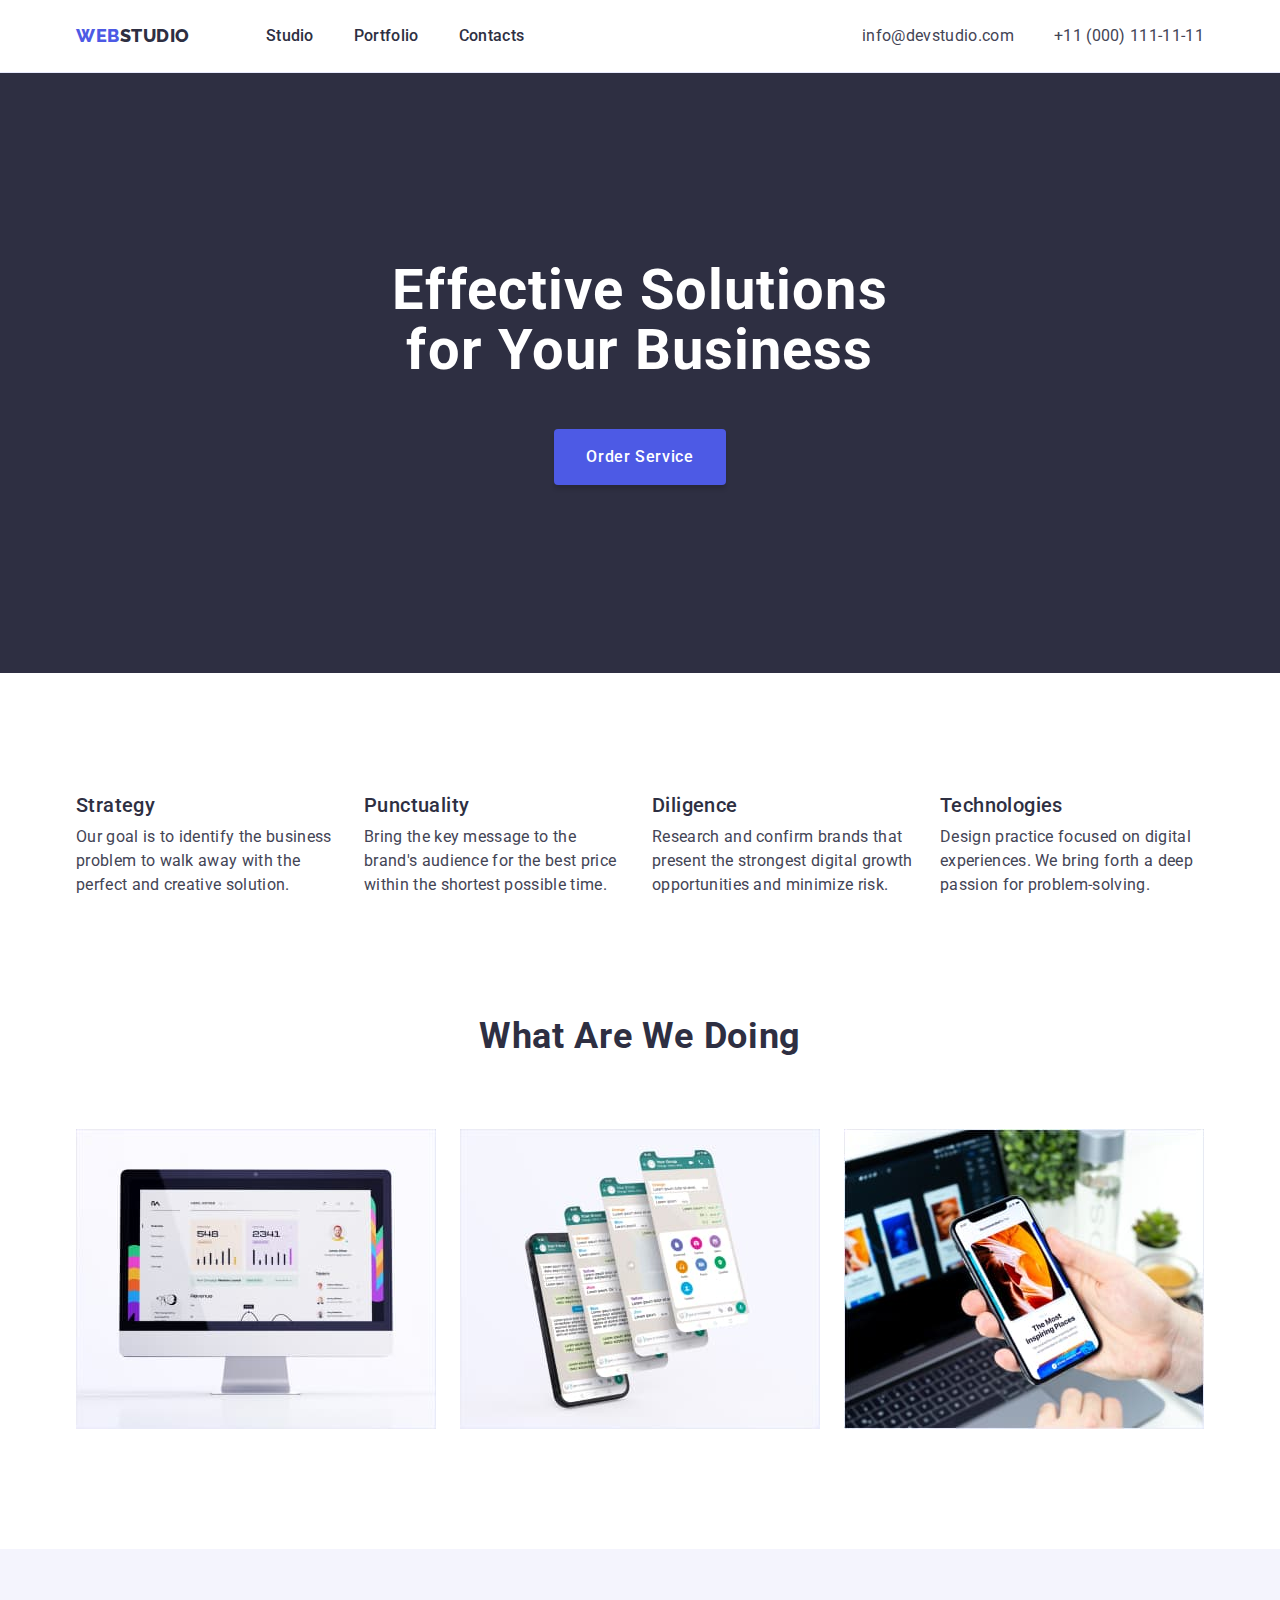
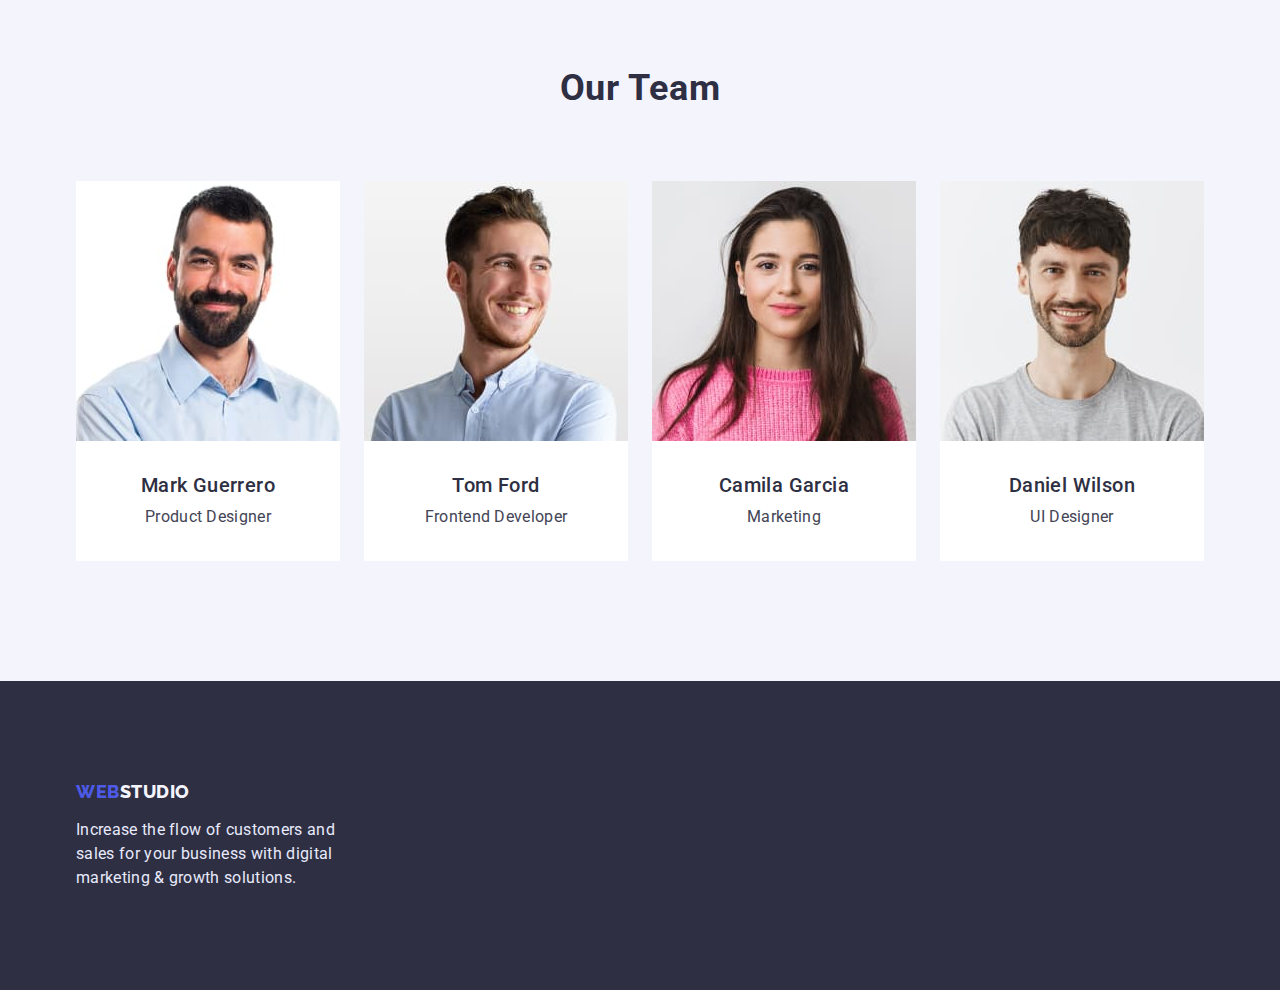
<file: index.html>
<!DOCTYPE html>
<html lang="en">
  <head>
    <meta charset="UTF-8" />
    <meta http-equiv="X-UA-Compatible" content="IE=edge" />
    <meta name="viewport" content="width=device-width, initial-scale=1.0" />
    <title>Студія</title>
    <link rel="preconnect" href="https://fonts.googleapis.com" />
    <link rel="preconnect" href="https://fonts.gstatic.com" crossorigin />
    <link
      href="https://fonts.googleapis.com/css2?family=Raleway:wght@800&family=Roboto:wght@400;500;700;900&display=swap"
      rel="stylesheet"
    />
    <link
      rel="stylesheet"
      href="https://cdnjs.cloudflare.com/ajax/libs/modern-normalize/1.1.0/modern-normalize.min.css"
    />
    <link rel="stylesheet" href="./css/styles.css" />
  </head>
  <body>
    <!---------------------------------- Шапка ------------------------------------------>
    <header class="header">
      <div class="container header-container">
        <nav class="nav">
          <a class="logo link">Web<span class="studio">Studio</span></a>

          <ul class="nav-menu list">
            <li class="nav-item">
              <a class="nav-link link" href="./index.html">Studio</a>
            </li>

            <li class="nav-item">
              <a class="nav-link link" href="./portfolio.html">Portfolio</a>
            </li>
            <li class="nav-item">
              <a class="nav-link link" href="">Contacts</a>
            </li>
          </ul>
        </nav>

        <address class="address">
          <ul class="address-list list">
            <li class="address-items">
              <a class="address-item link" href="mailto:info@devstudio.com"
                >info@devstudio.com</a
              >
            </li>
            <li class="address-items">
              <a class="address-item link" href="tel:+110001111111"
                >+11 (000) 111-11-11</a
              >
            </li>
          </ul>
        </address>
      </div>
    </header>
    <!-------------------------------Головна частина-------------------------------------->
    <main>
      <section class="hero">
        <div class="container">
          <h1 class="hero-title">Effective Solutions for Your Business</h1>

          <button class="hero-button" type="button">Order Service</button>
        </div>
      </section>

      <section class="solutions section">
        <div class="container">
          <h2 class="solutions-titel visually-hidden">Effective Solutions</h2>
          <ul class="solutions-text-list list">
            <li class="solutions-text-item">
              <h3 class="solutions-text-title">Strategy</h3>
              <p class="solutions-text">
                Our goal is to identify the business problem to walk away with
                the perfect and creative solution.
              </p>
            </li>
            <li class="solutions-text-item">
              <h3 class="solutions-text-title">Punctuality</h3>
              <p class="solutions-text">
                Bring the key message to the brand's audience for the best price
                within the shortest possible time.
              </p>
            </li>
            <li class="solutions-text-item">
              <h3 class="solutions-text-title">Diligence</h3>
              <p class="solutions-text">
                Research and confirm brands that present the strongest digital
                growth opportunities and minimize risk.
              </p>
            </li>
            <li class="solutions-text-item">
              <h3 class="solutions-text-title">Technologies</h3>
              <p class="solutions-text">
                Design practice focused on digital experiences. We bring forth a
                deep passion for problem-solving.
              </p>
            </li>
          </ul>
        </div>
      </section>
      <section class="example section">
        <div class="container">
          <h2 class="title title-container">What are we doing</h2>
          <ul class="example-list list">
            <li class="example-item">
              <img
                src="./images/img-1.jpg"
                alt="monitor display"
                width="360"
                height="300"
              />
            </li>
            <li class="example-item">
              <img
                src="./images/img-2.jpg"
                alt="visualization app"
                width="360"
                height="300"
              />
            </li>
            <li class="example-item">
              <img
                src="./images/img-3.jpg"
                alt="computer and phone"
                width="360"
                height="300"
              />
            </li>
          </ul>
        </div>
      </section>
      <section class="section team">
        <div class="container">
          <h2 class="title title-container">Our Team</h2>
          <ul class="team-list list">
            <li class="team-card">
              <img
                src="./images/mark.jpg"
                alt="team foto"
                width="264"
                height="260"
              />
              <div class="container-team-card">
                <h3 class="team-name">Mark Guerrero</h3>
                <p class="team-text">Product Designer</p>
              </div>
            </li>
            <li class="team-card">
              <img
                src="./images/tom.jpg"
                alt="team foto"
                width="264"
                height="260"
              />
              <div class="container-team-card">
                <h3 class="team-name">Tom Ford</h3>
                <p class="team-text">Frontend Developer</p>
              </div>
            </li>
            <li class="team-card">
              <img
                src="./images/camila.jpg"
                alt="team foto"
                width="264"
                height="260"
              />
              <div class="container-team-card">
                <h3 class="team-name">Camila Garcia</h3>
                <p class="team-text">Marketing</p>
              </div>
            </li>
            <li class="team-card">
              <img
                src="./images/daniel.jpg"
                alt="team foto"
                width="264"
                height="260"
              />
              <div class="container-team-card">
                <h3 class="team-name">Daniel Wilson</h3>
                <p class="team-text">UI Designer</p>
              </div>
            </li>
          </ul>
        </div>
      </section>
    </main>
    <!------------------------------Підвал----------------------------------->
    <footer class="footer">
      <div class="container">
        <div class="footer-container">
          <a class="footer-logo link"
            >Web<span class="footer-studio">Studio</span></a
          >
          <p class="footer-text">
            Increase the flow of customers and sales for your business with
            digital marketing & growth solutions.
          </p>
        </div>
      </div>
    </footer>
  </body>
</html>
</file>
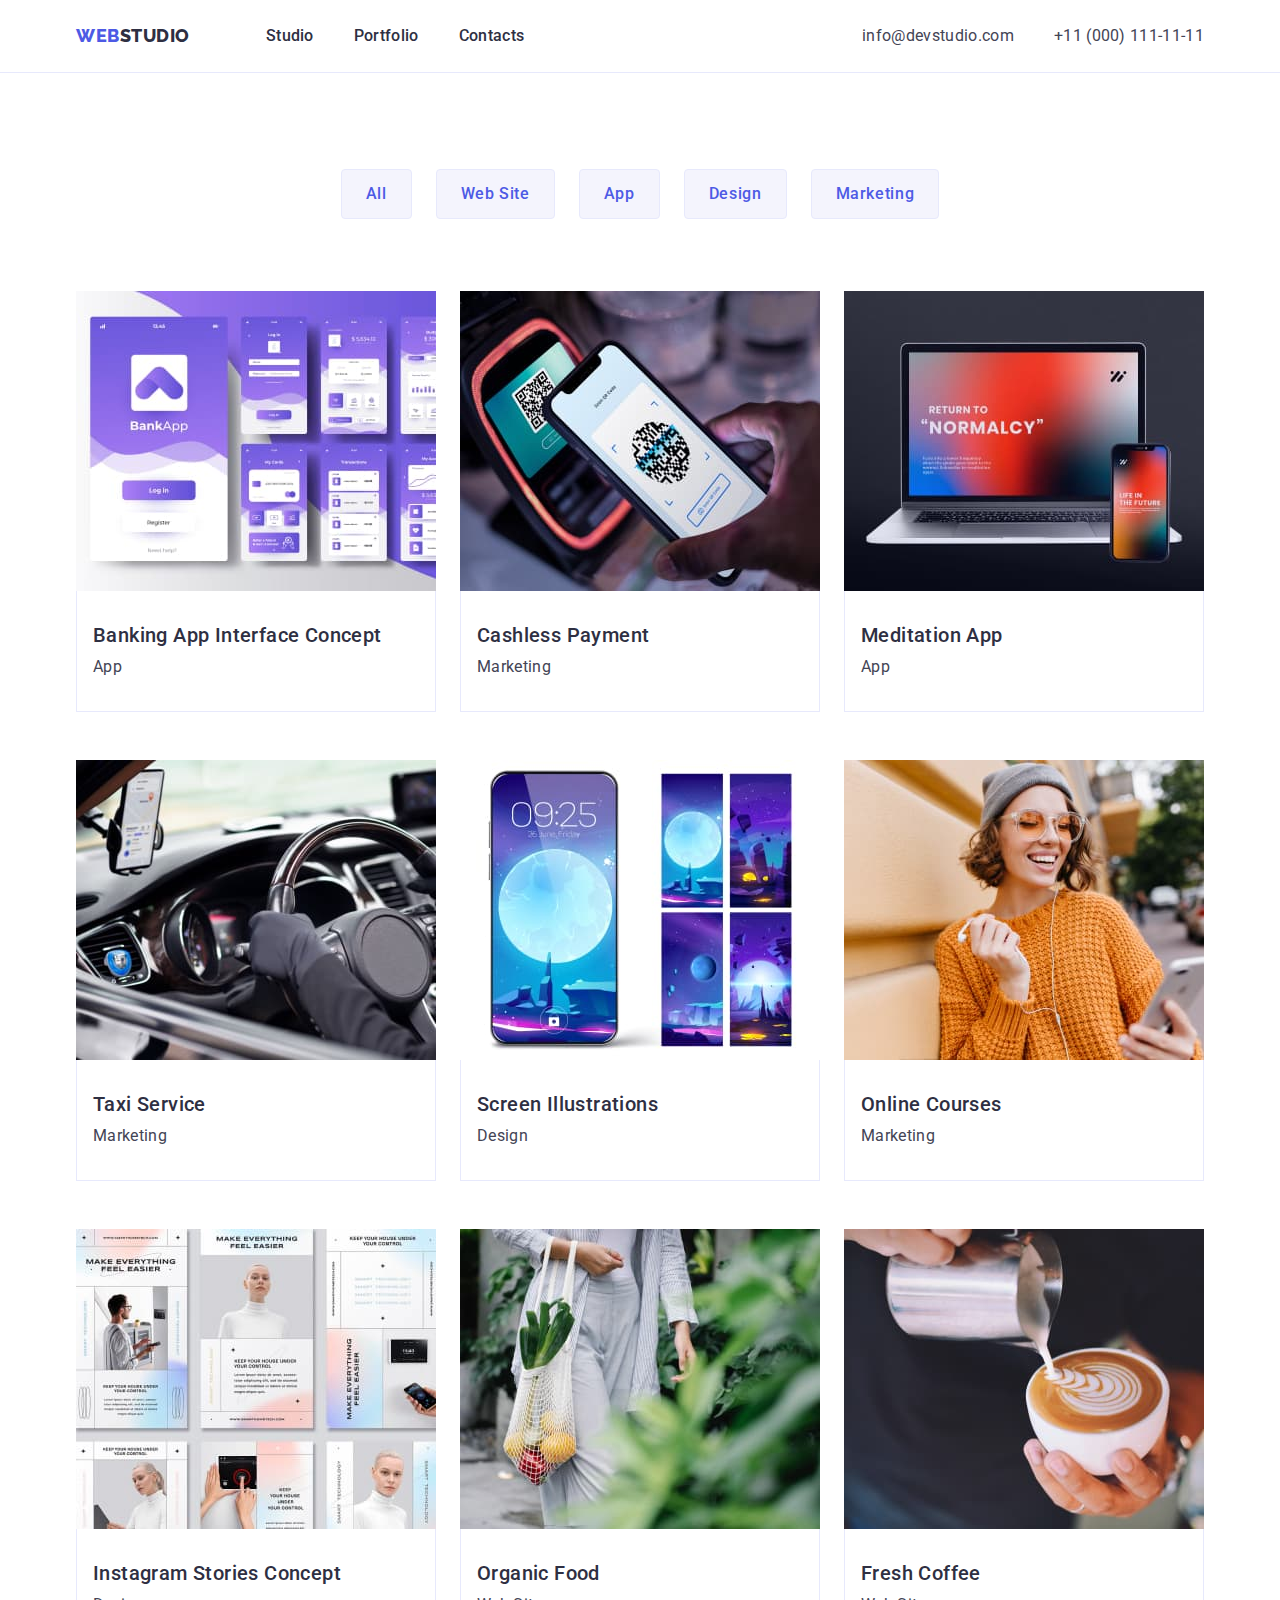
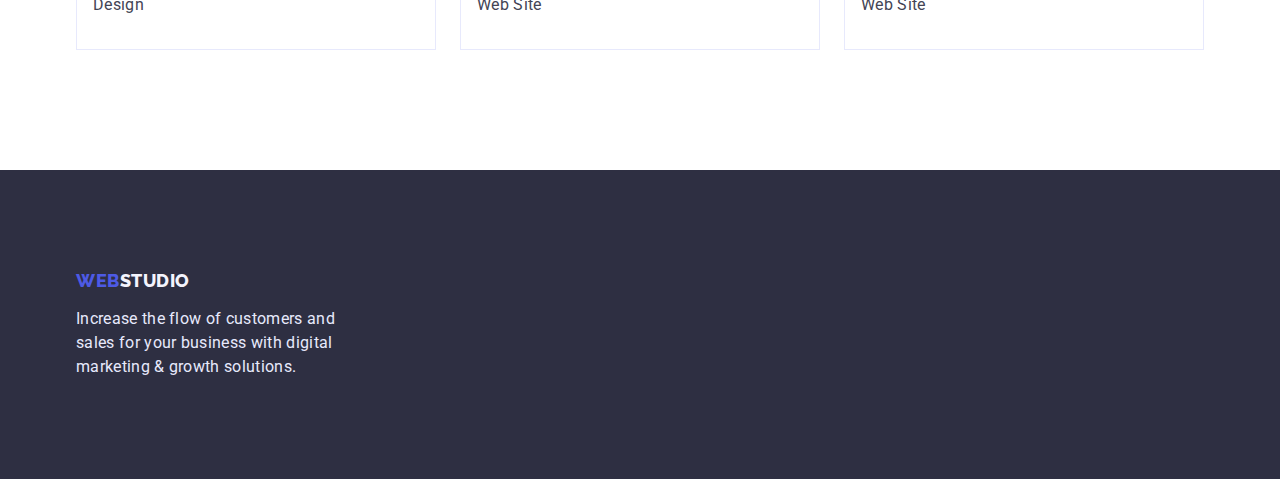
<file: portfolio.html>
<!DOCTYPE html>
<html lang="en">
  <head>
    <meta charset="UTF-8" />
    <meta http-equiv="X-UA-Compatible" content="IE=edge" />
    <meta name="viewport" content="width=device-width, initial-scale=1.0" />
    <title>Портфоліо</title>
    <link rel="preconnect" href="https://fonts.googleapis.com" />
    <link rel="preconnect" href="https://fonts.gstatic.com" crossorigin />
    <link
      href="https://fonts.googleapis.com/css2?family=Raleway:wght@800&family=Roboto:wght@400;500;700;900&display=swap"
      rel="stylesheet"
    />
    <link
      rel="stylesheet"
      href="https://cdnjs.cloudflare.com/ajax/libs/modern-normalize/1.1.0/modern-normalize.min.css"
    />
    <link rel="stylesheet" href="./css/styles.css" />
  </head>
  <body>
    <!------------------------------ Шапка ------------------------------->
    <header class="header">
      <div class="container header-container">
        <nav class="nav">
          <a class="logo link">Web<span class="studio">Studio</span></a>

          <ul class="nav-menu list">
            <li class="nav-item">
              <a class="nav-link link" href="./index.html">Studio</a>
            </li>

            <li class="nav-item">
              <a class="nav-link link" href="./portfolio.html">Portfolio</a>
            </li>
            <li class="nav-item">
              <a class="nav-link link" href="">Contacts</a>
            </li>
          </ul>
        </nav>

        <address class="address">
          <ul class="address-list list">
            <li class="address-items">
              <a class="address-item link" href="mailto:info@devstudio.com"
                >info@devstudio.com</a
              >
            </li>
            <li class="address-items">
              <a class="address-item link" href="tel:+110001111111"
                >+11 (000) 111-11-11</a
              >
            </li>
          </ul>
        </address>
      </div>
    </header>
    <!----------------------------------Головна частина---------------------------------->
    <main>
      <section class="samples section">
        <div class="container">
          <h1 class="visually-hidden">our works</h1>
          <ul class="samples-bar list">
            <li class="samples-bar-list">
              <button type="button" class="bar-btn">All</button>
            </li>
            <li class="samples-bar-list">
              <button type="button" class="bar-btn">Web Site</button>
            </li>
            <li class="samples-bar-list">
              <button type="button" class="bar-btn">App</button>
            </li>
            <li class="samples-bar-list">
              <button type="button" class="bar-btn">Design</button>
            </li>
            <li class="samples-bar-list">
              <button type="button" class="bar-btn">Marketing</button>
            </li>
          </ul>
          <ul class="samples-pic list">
            <li class="samples-list">
              <a class="samples-lists link" href="">
                <img src="./images/img-port1.jpg" alt="app" width="360" />
                <div class="samples-pic-container">
                  <h2 class="samples-titel">Banking App Interface Concept</h2>
                  <p class="samples-text">App</p>
                </div>
              </a>
            </li>
            <li class="samples-list">
              <a class="samples-lists link" href="">
                <img
                  src="./images/img-port2.jpg"
                  alt="phone and pay"
                  width="360"
                />
                <div class="samples-pic-container">
                  <h2 class="samples-titel">Cashless Payment</h2>
                  <p class="samples-text">Marketing</p>
                </div>
              </a>
            </li>
            <li class="samples-list">
              <a class="samples-lists link" href="">
                <img
                  src="./images/img-port3.jpg"
                  alt="laptop phone"
                  width="360"
                />
                <div class="samples-pic-container">
                  <h2 class="samples-titel">Meditation App</h2>
                  <p class="samples-text">App</p>
                </div>
              </a>
            </li>
            <li class="samples-list">
              <a class="samples-lists link" href="">
                <img
                  src="./images/img-port4.jpg"
                  alt="navigation in the car"
                  width="360"
                />
                <div class="samples-pic-container">
                  <h2 class="samples-titel">Taxi Service</h2>
                  <p class="samples-text">Marketing</p>
                </div>
              </a>
            </li>
            <li class="samples-list">
              <a class="samples-lists link" href="">
                <img
                  src="./images/img-port5.jpg"
                  alt="phone illustrations"
                  width="360"
                />
                <div class="samples-pic-container">
                  <h2 class="samples-titel">Screen Illustrations</h2>
                  <p class="samples-text">Design</p>
                </div>
              </a>
            </li>
            <li class="samples-list">
              <a class="samples-lists link" href="">
                <img
                  src="./images/img-port6.jpg"
                  alt="smiling girl"
                  width="360"
                />
                <div class="samples-pic-container">
                  <h2 class="samples-titel">Online Courses</h2>
                  <p class="samples-text">Marketing</p>
                </div>
              </a>
            </li>
            <li class="samples-list">
              <a class="samples-lists link" href="">
                <img
                  src="./images/img-port7.jpg"
                  alt="story layout"
                  width="360"
                />
                <div class="samples-pic-container">
                  <h2 class="samples-titel">Instagram Stories Concept</h2>
                  <p class="samples-text">Design</p>
                </div>
              </a>
            </li>
            <li class="samples-list">
              <a class="samples-lists link" href="">
                <img
                  src="./images/img-port8.jpg"
                  alt="woman with vegetables"
                  width="360"
                />
                <div class="samples-pic-container">
                  <h2 class="samples-titel">Organic Food</h2>
                  <p class="samples-text">Web Site</p>
                </div>
              </a>
            </li>
            <li class="samples-list">
              <a class="samples-lists link" href="">
                <img
                  src="./images/img-port9.jpg"
                  alt="makes a cappuccino"
                  width="360"
                />
                <div class="samples-pic-container">
                  <h2 class="samples-titel">Fresh Coffee</h2>
                  <p class="samples-text">Web Site</p>
                </div>
              </a>
            </li>
          </ul>
        </div>
      </section>
    </main>
    <!----------------------------Підвал-------------------------------->
    <footer class="footer">
      <div class="container">
        <div class="footer-container">
          <a class="footer-logo link"
            >Web<span class="footer-studio">Studio</span></a
          >
          <p class="footer-text">
            Increase the flow of customers and sales for your business with
            digital marketing & growth solutions.
          </p>
        </div>
      </div>
    </footer>
  </body>
</html>
</file>
<file: css/styles.css>
:root {
  --background-body-color: #ffffff;
  --primary-text-color: #434455;
  --titel-text-color: #2e2f42;
  --button-text-color: #4d5ae5;
  --button-hover-background: #404bbf;
  --second-background-color: #f4f4fd;
  --footer-text-color: #e7e9fc;
  --background-menu-color: linear-gradient(
      0deg,
      rgba(0, 0, 0, 0.2),
      rgba(0, 0, 0, 0.2)
    ),
    #ffffff;
}

.list {
  list-style: none;
  margin: 0;
}

p,
h1,
h2,
h3,
h4,
h5,
h6 {
  margin: 0;
}
ul {
  padding-left: 0;
  margin: 0;
}

button {
  cursor: pointer;
}

address {
  font-style: normal;
}

img {
  display: block;
  max-width: 100%;
  height: auto;
}

.visually-hidden {
  position: absolute;
  width: 1px;
  height: 1px;
  margin: -1px;
  border: 0;
  padding: 0;
  white-space: nowrap;
  clip-path: inset(100%);
  clip: rect(0 0 0 0);
  overflow: hidden;
}

/* --------------Тіло сторінки ------------------*/

body {
  margin: 0;
  color: var(--primary-text-color);
  font-family: 'Roboto', sans-serif;
  font-size: 16px;
  line-height: 1.5;
}

.container {
  width: 1158px;
  padding-left: 15px;
  padding-right: 15px;
  margin: 0 auto;
  /* outline: 2px solid tomato; */
  /* background-color: aqua; */
}

.header {
  padding-top: 24px;
  padding-bottom: 24px;
  border-bottom-width: 1px;
  border-bottom-style: solid;
  border-bottom-color: #e7e9fc;
}

.section {
  padding: 120px 0;
}

/*-------------------Логотип--------------------- */

.link {
  text-decoration: none;
}

.logo {
  margin-right: 76px;
  text-transform: uppercase;
  font-family: 'Raleway', sans-serif;
  color: var(--button-text-color);
  font-weight: 800;
  font-size: 18px;
  line-height: 1.17;
  letter-spacing: 0.03em;
}

.studio {
  color: var(--titel-text-color);
}

/*---------------------- Навігація------------------ */
.nav-menu {
  display: flex;
  gap: 40px;
}

.nav {
  display: flex;
  align-items: center;
  margin-right: auto;
}

.header-container {
  display: flex;
  margin-right: auto;
}

.nav-link:hover,
.nav-link:focus {
  color: var(--button-hover-background);
}

.nav-link {
  text-decoration: none;
  font-weight: 500;
  letter-spacing: 0.02em;
  line-height: 1.5;
  color: var(--titel-text-color);
}

/*------------------------Адрес ------------------*/

.address-list .address-item:hover,
.address-list .address-item:focus {
  color: var(--button-hover-background);
}

.address-item {
  color: var(--primary-text-color);
  letter-spacing: 0.02em;
}

.address-list {
  display: flex;
  gap: 40px;
}

/* ------------------Головна частина--------------- */

.title {
  font-weight: 700;
  font-size: 36px;
  line-height: 1.11;
  text-align: center;
  text-transform: capitalize;
  letter-spacing: 0.02em;
  color: var(--titel-text-color);
}
/* Герой */
.hero {
  padding: 188px 0;
  margin: 0 auto;
  text-align: center;
  background-color: var(--titel-text-color);
}
.hero-title {
  width: 496px;
  margin: 0 auto;
  margin-bottom: 48px;
  color: var(--background-body-color);
  font-weight: 700;
  font-size: 56px;
  line-height: 1.07;
  letter-spacing: 0.02em;
  text-align: center;
}

.hero-button:focus,
.hero-button:hover {
  color: var(--background-body-color);
  font-weight: 500;
  font-size: 16px;
  line-height: 1.5;
  letter-spacing: 0.04em;
  background: var(--button-hover-background);
}

.hero-button {
  text-align: center;
  /* min-width: 169px; */
  border-radius: 4px;
  border: 0;
  padding: 16px 32px;
  font-family: 'Roboto', sans-serif;
  color: var(--background-body-color);
  font-weight: 500;
  font-size: 16px;
  line-height: 1.5;
  letter-spacing: 0.04em;
  background-color: var(--button-text-color);
  box-shadow: 0px 4px 4px rgba(0, 0, 0, 0.15);
}

/*-------------------- Рішення--------------------- */

.solutions-text-title {
  margin-bottom: 8px;
  font-weight: 500;
  font-size: 20px;
  line-height: 1.2;
  letter-spacing: 0.02em;
  color: var(--titel-text-color);
}

.solutions-text {
  letter-spacing: 0.02em;
  line-height: 1.5;
}

.solutions-text-list {
  display: flex;
}

.solutions-text-item {
  width: calc((100% - 72px) / 4);
  margin-right: 24px;
}

.solutions-text-item:nth-child(4n) {
  margin-right: 0;
}

/* ----------------Приклади робіт ----------------------*/
.section.example {
  padding-top: 0;
}

.title-container {
  margin-bottom: 72px;
}

.example-item {
  width: calc((100% - 48px) / 3);
  margin-right: 24px;
}

.example-item:nth-child(3n) {
  margin-right: 0;
}

.example-list {
  display: flex;
}
/* ------------------- Команда ------------------------------*/

.team {
  background: var(--second-background-color);
}

.container-team-card {
  padding: 32px 0;
}

.team-name {
  text-align: center;
  margin-bottom: 8px;
  font-weight: 500;
  font-size: 20px;
  line-height: 1.2;
  letter-spacing: 0.02em;
  color: var(--titel-text-color);
}
.team-text {
  text-align: center;
  letter-spacing: 0.02em;
}

.team-card {
  background-color: var(--background-body-color);
  width: calc((100% - 72px) / 4);
  margin-right: 24px;
}

.team-card:nth-child(4n) {
  margin-right: 0;
}

.team-list {
  display: flex;
  /* gap: 24px; */
}

/* ------------------------Підвал--------------------------- */

.footer {
  background: var(--titel-text-color);
  padding: 100px 0;
}

.footer-logo {
  text-decoration: none;
  text-transform: uppercase;
}

.footer-logo {
  display: inline-block;
  font-family: 'Raleway', sans-serif;
  font-weight: 800;
  font-size: 18px;
  line-height: 1.17;
  letter-spacing: 0.03em;
  margin-bottom: 16px;
  color: var(--button-text-color);
}

.footer-studio {
  color: var(--second-background-color);
}

.footer-text {
  color: var(--footer-text-color);
  letter-spacing: 0.02em;
}

.footer-container {
  width: 264px;
}

/*-------------------- Портфоліо --------------------*/

.section.samples {
  padding-top: 96px;
}
.samples-bar {
  display: flex;
  margin-bottom: 72px;
  justify-content: center;
  gap: 24px;
}

.samples-pic {
  display: flex;
  flex-wrap: wrap;
}

.samples-list {
  width: calc((100% - 48px) / 3);
  margin-right: 24px;
  margin-bottom: 48px;
}

.samples-list:nth-child(3n) {
  margin-right: 0;
}

.samples-list:nth-last-child(-n + 3) {
  margin-bottom: 0;
}

.samples-pic-container {
  border-left-width: 1px;
  border-left-style: solid;
  border-left-color: #e7e9fc;
  border-bottom-width: 1px;
  border-bottom-style: solid;
  border-bottom-color: #e7e9fc;
  border-right-width: 1px;
  border-right-style: solid;
  border-right-color: #e7e9fc;
  padding: 32px 16px;
}
.bar-btn {
  border: 1px solid #e7e9fc;
  border-radius: 4px;
  padding: 12px 24px;
  font-family: 'Roboto', sans-serif;
  color: var(--button-text-color);
  font-weight: 500;
  font-size: 16px;
  line-height: 1.5;
  letter-spacing: 0.04em;
  background: var(--second-background-color);
}

.bar-btn:focus,
.bar-btn:hover {
  font-weight: 500;
  font-size: 16px;
  line-height: 1.5;
  letter-spacing: 0.04em;
  background: var(--button-hover-background);
  color: var(--background-body-color);
}

.samples-titel {
  font-weight: 500;
  font-size: 20px;
  margin-bottom: 8px;
  line-height: 1.2;
  letter-spacing: 0.02em;
  color: var(--titel-text-color);
}

.samples-text {
  letter-spacing: 0.02em;
  color: var(--primary-text-color);
}
</file>
